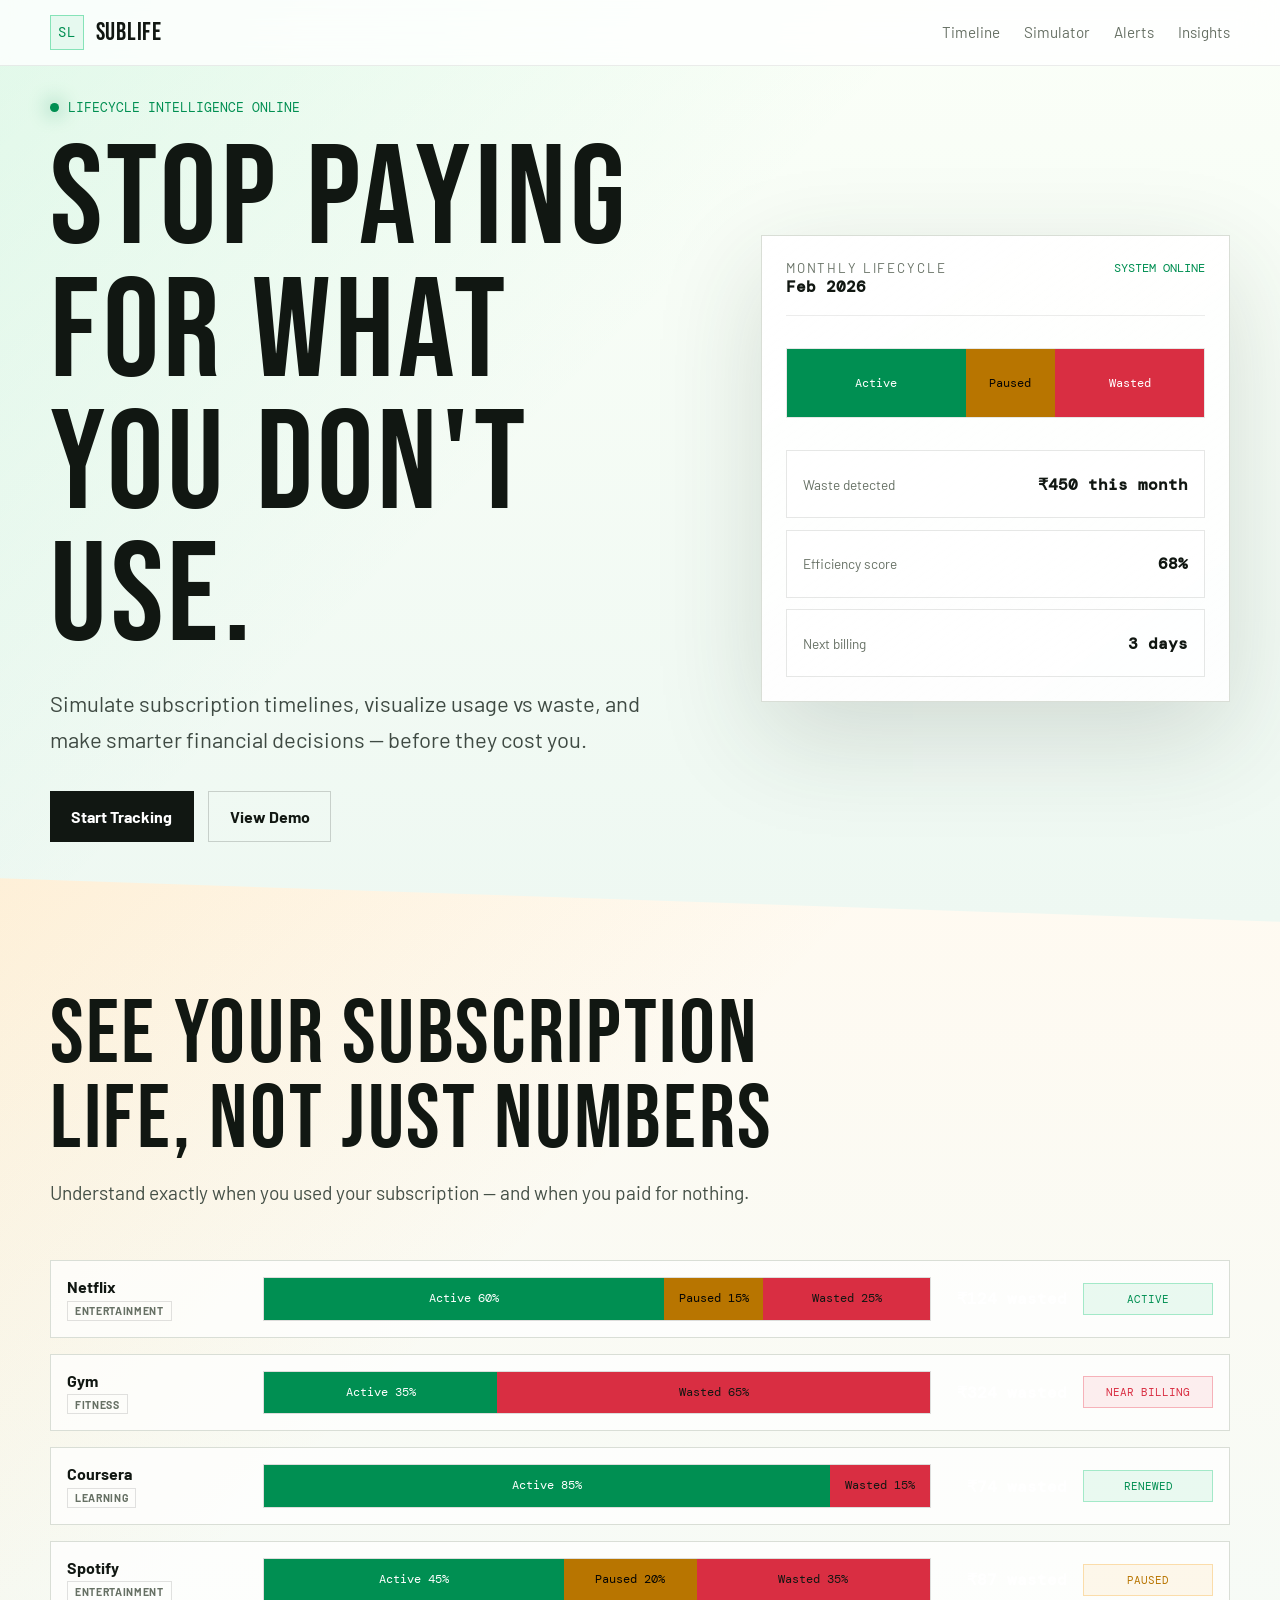
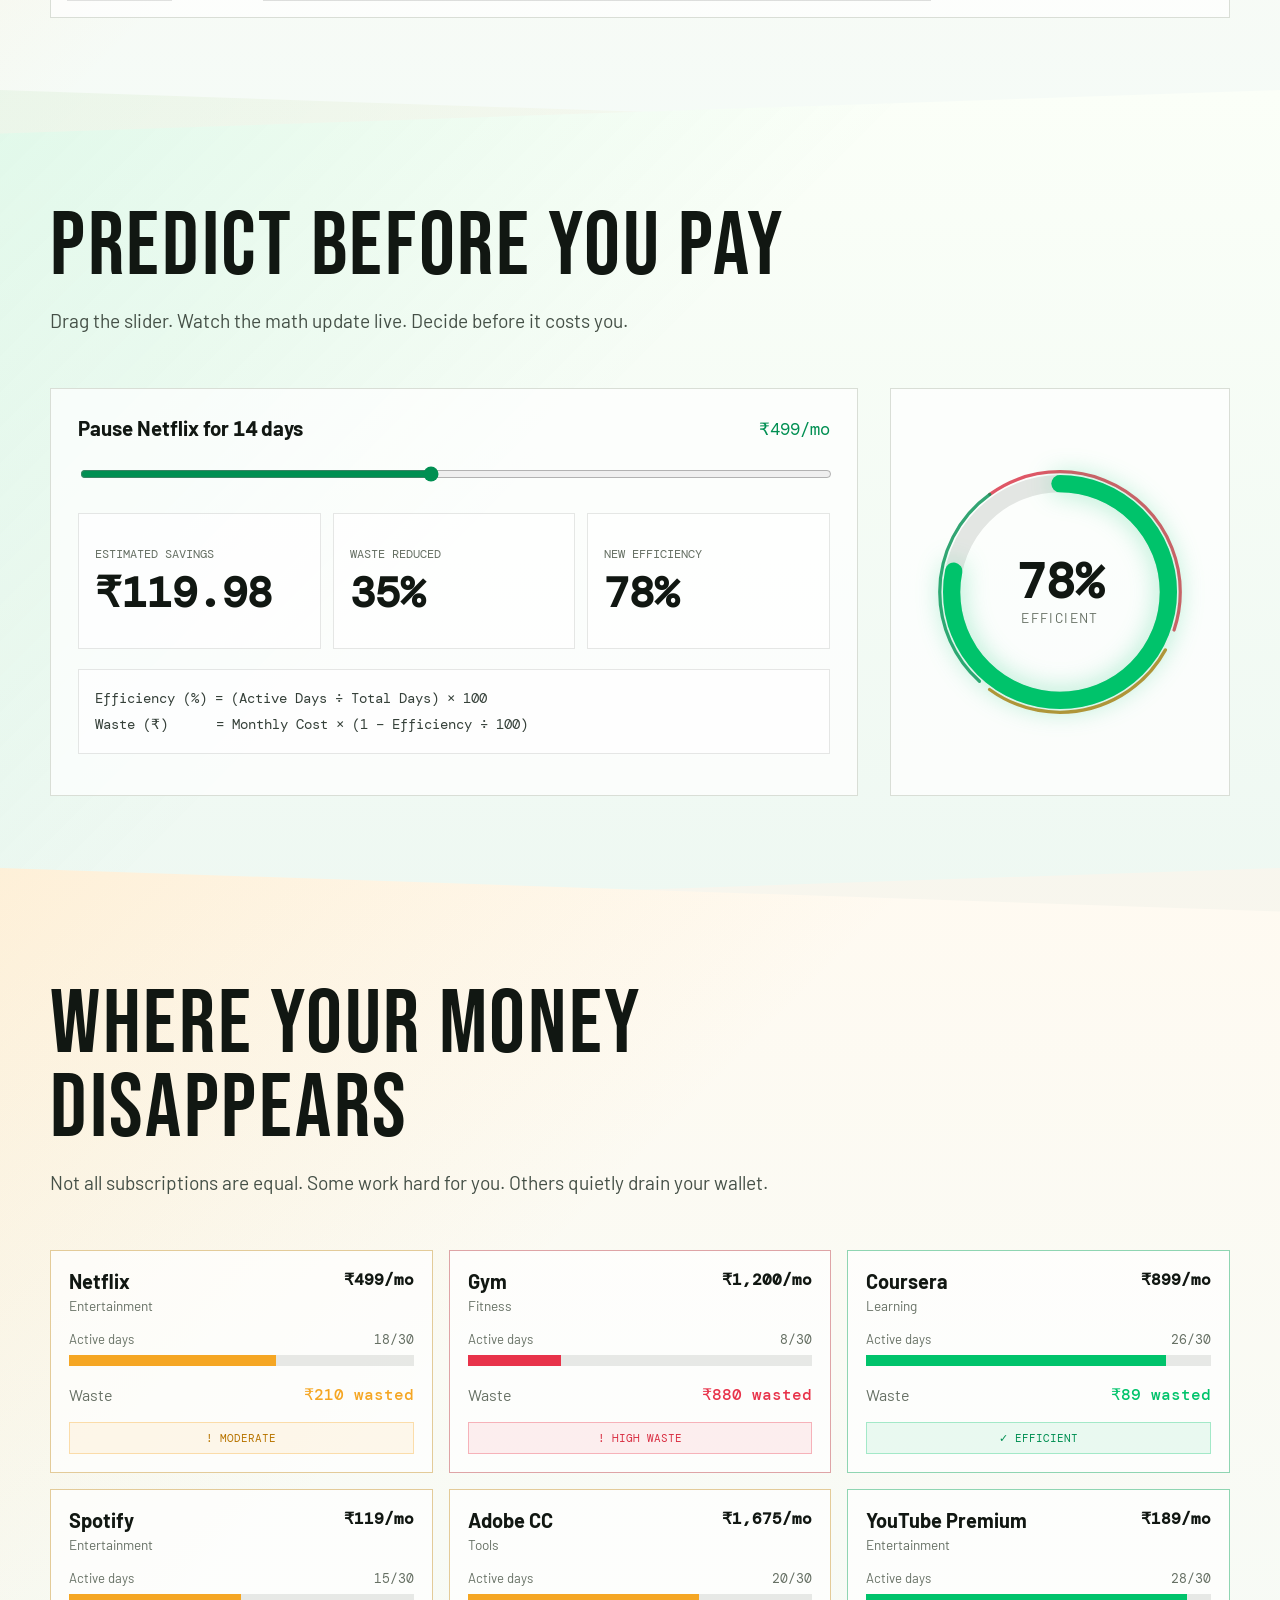
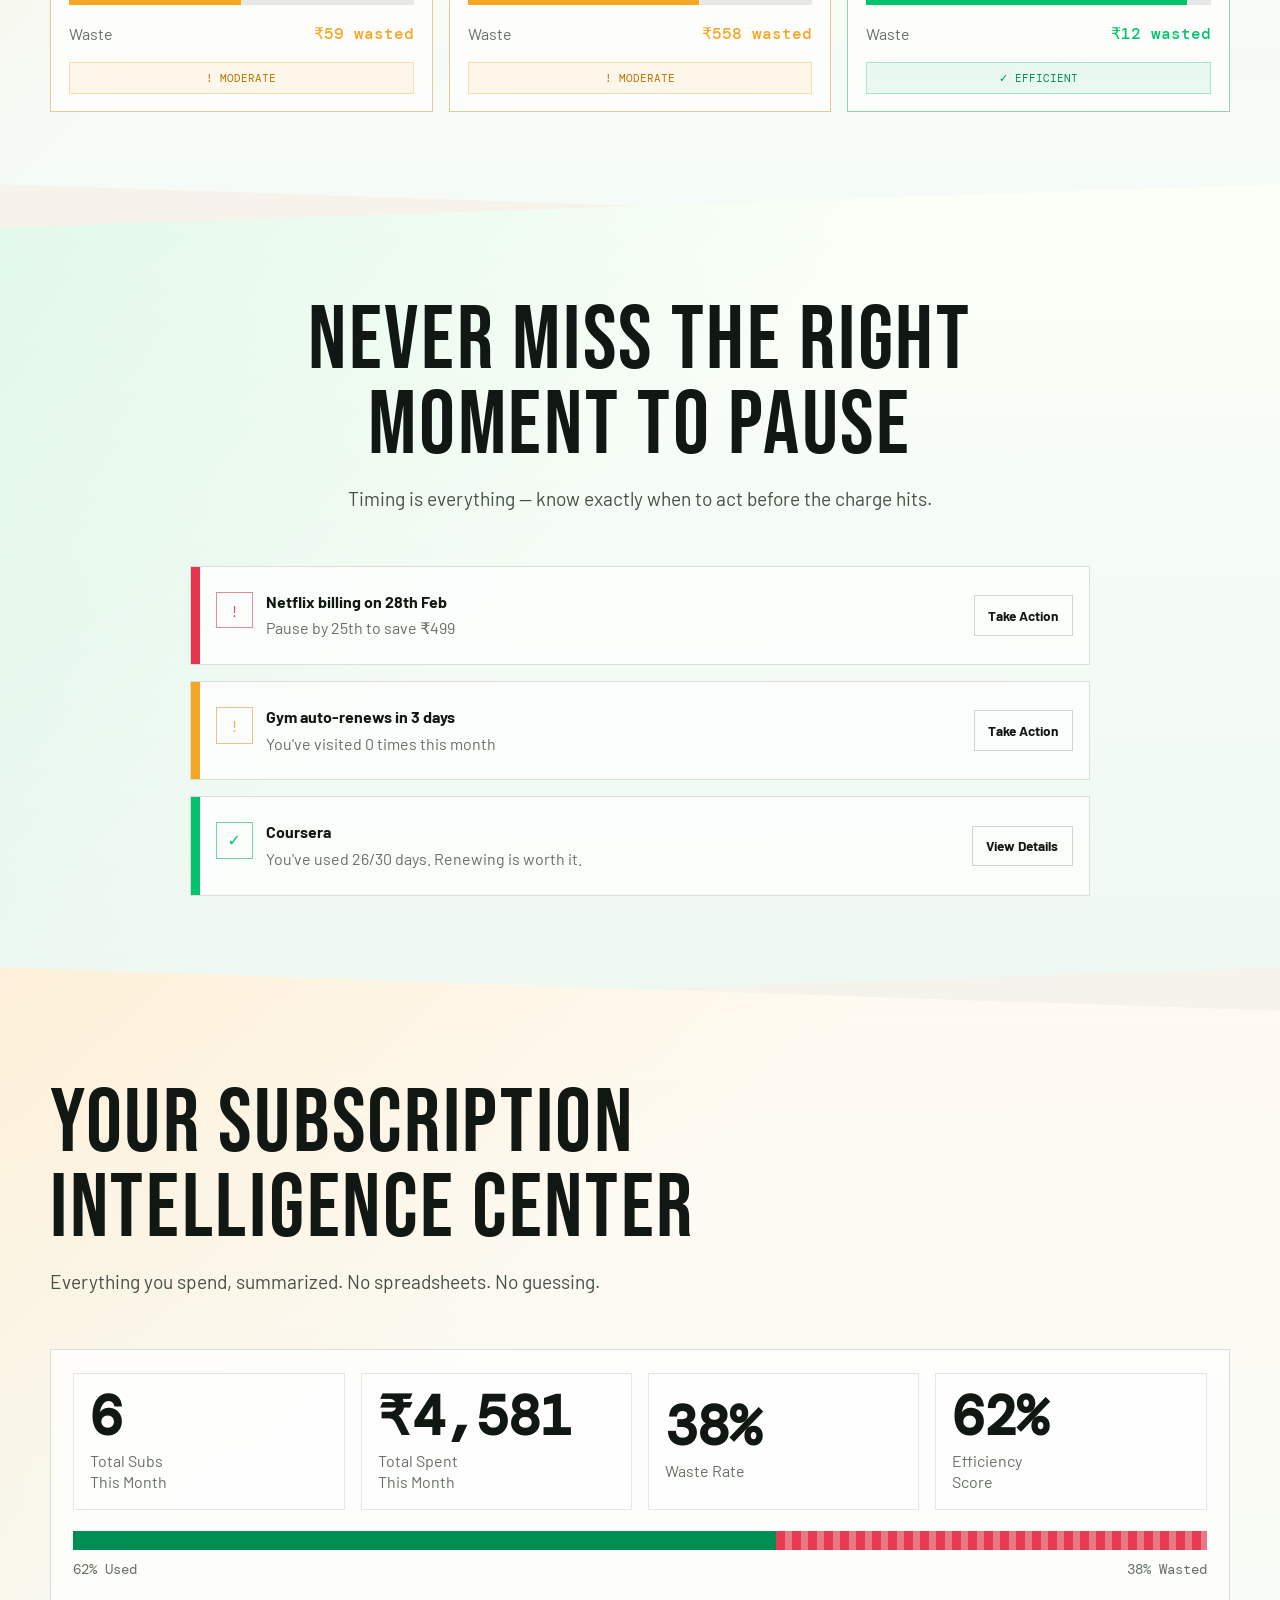
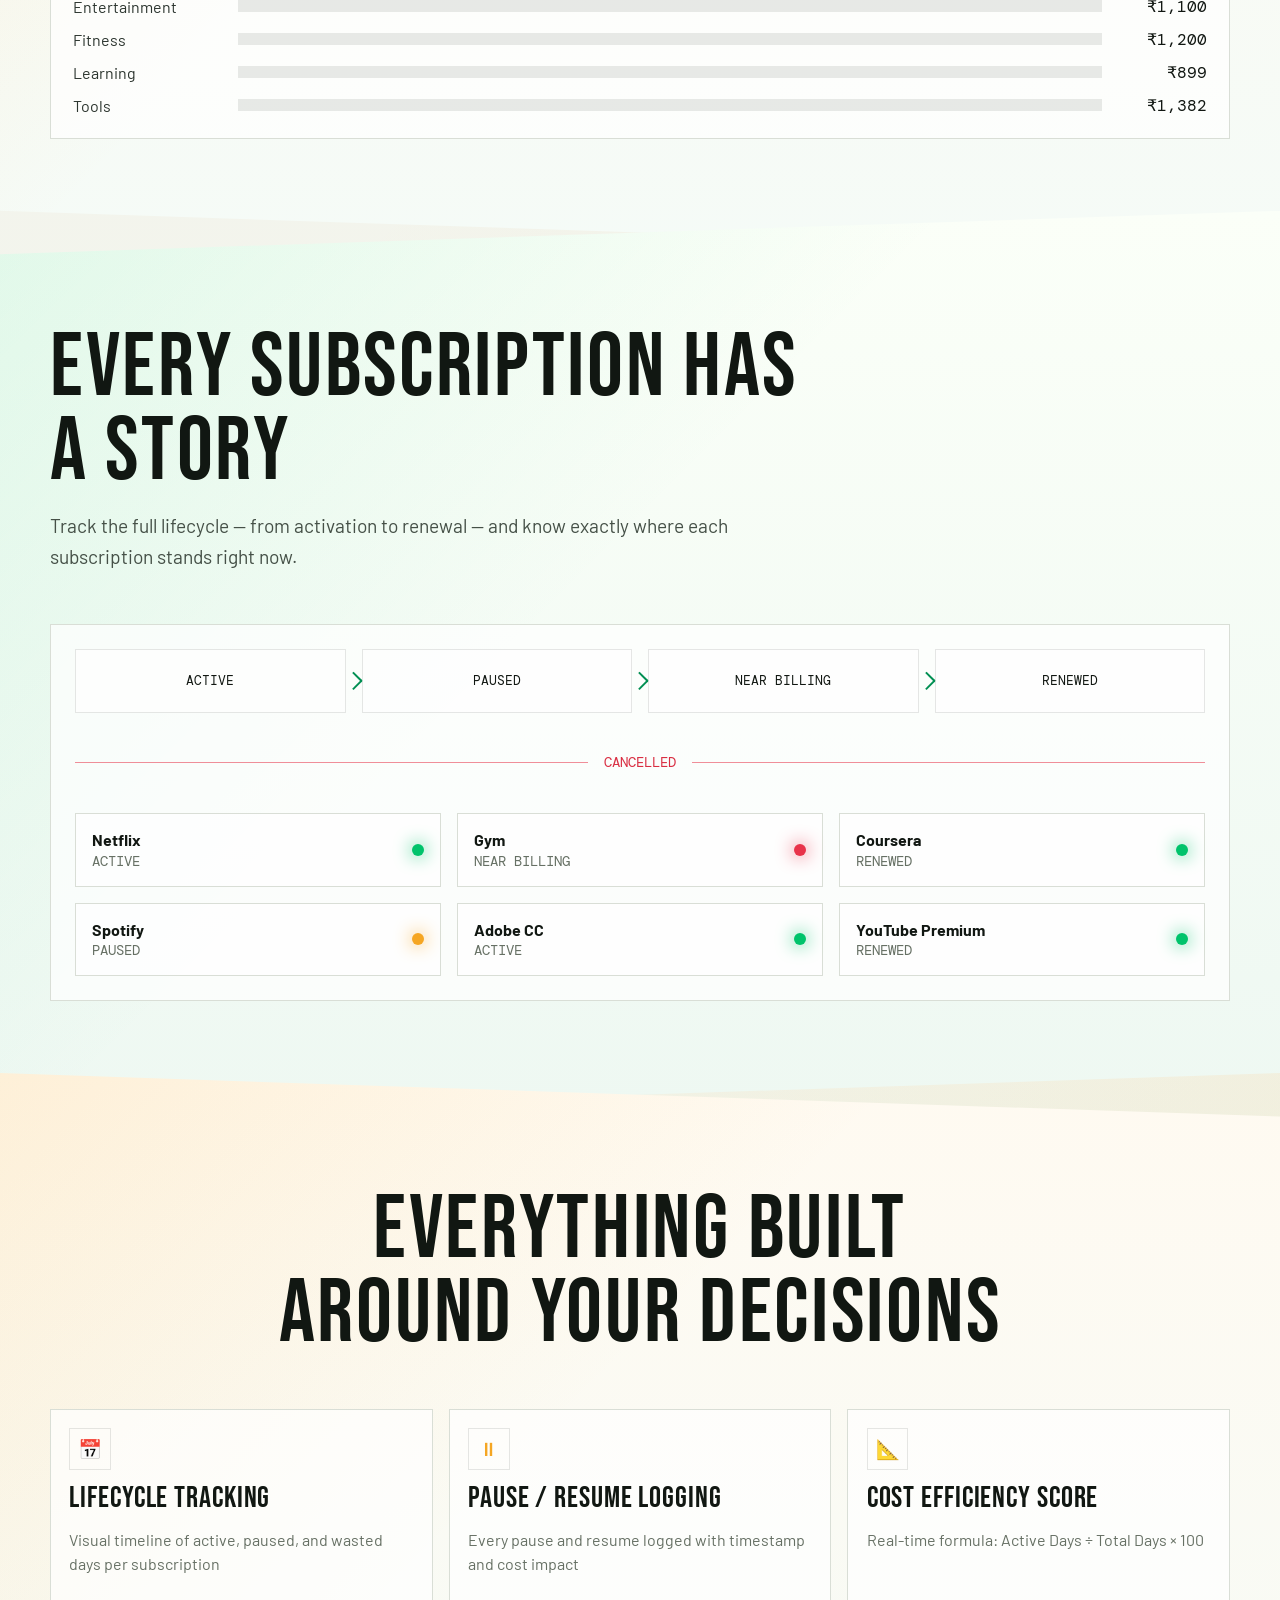
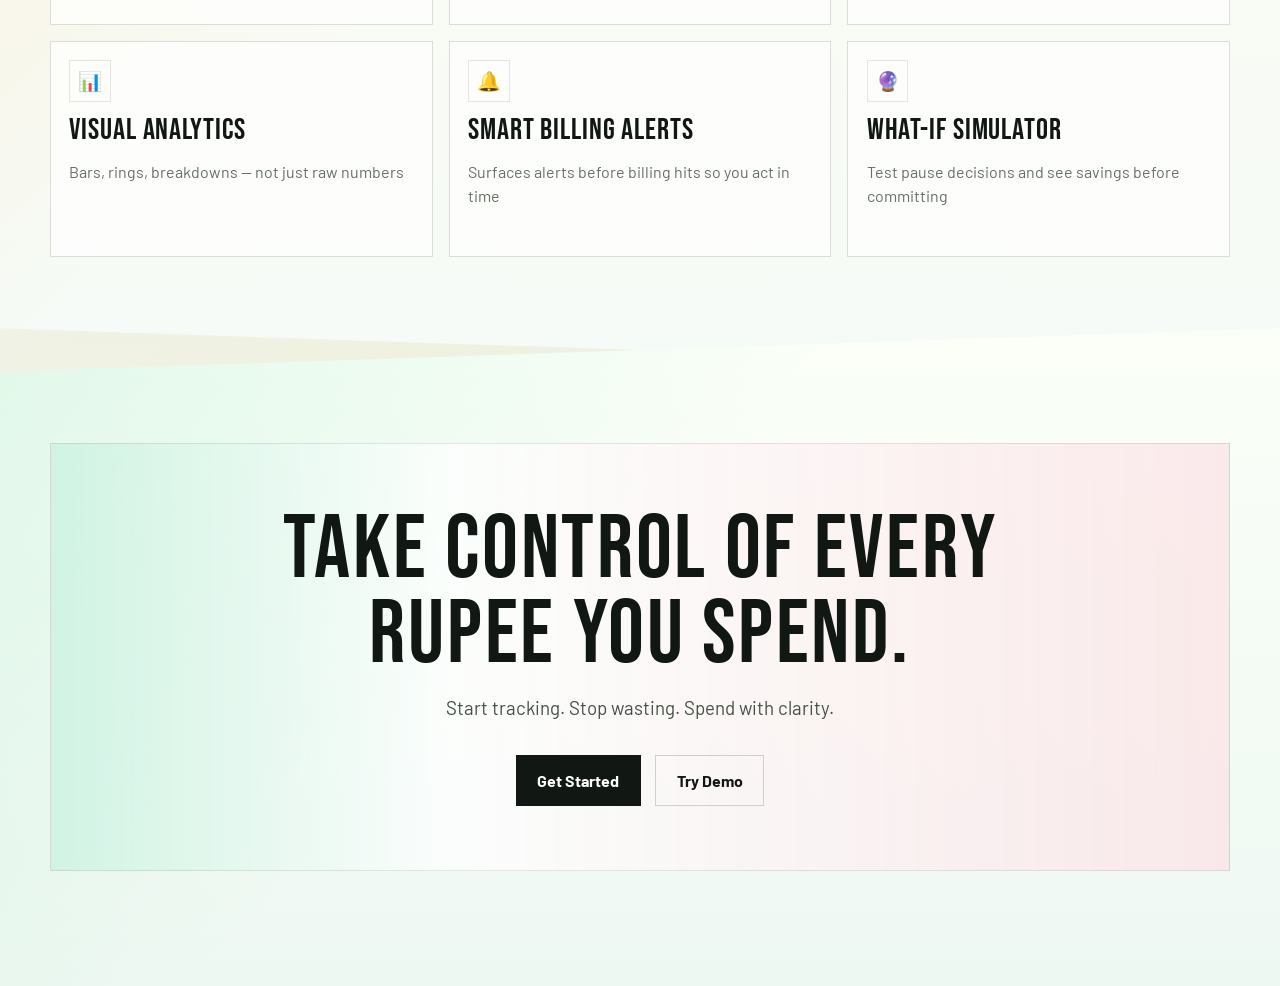
<file: index.html>
<!DOCTYPE html>
<html lang="en">
<head>
  <meta charset="UTF-8">
  <meta name="viewport" content="width=device-width, initial-scale=1.0">
  <title>SubLife | Subscription Lifecycle Simulator</title>
  <link rel="preconnect" href="https://fonts.googleapis.com">
  <link rel="preconnect" href="https://fonts.gstatic.com" crossorigin>
  <link href="https://fonts.googleapis.com/css2?family=Barlow:wght@400;500;600;700&family=Bebas+Neue&family=DM+Mono:wght@400;500&display=swap" rel="stylesheet">
  <style>
    :root {
      --bg: #f8fbf5;
      --panel: rgba(255,255,255,0.72);
      --panel-solid: #ffffff;
      --border: #d9ded6;
      --border-strong: #bec9bf;
      --text: #111712;
      --muted: #667064;
      --green: #008f52;
      --red: #d92e42;
      --yellow: #b87500;
      --section-gap: clamp(4.5rem, 9vw, 8rem);
      --max: 1180px;
    }

    * {
      box-sizing: border-box;
    }

    html {
      scroll-behavior: smooth;
    }

    body {
      margin: 0;
      background:
        linear-gradient(135deg, rgba(0, 195, 107, 0.14), transparent 32%),
        linear-gradient(315deg, rgba(245, 166, 35, 0.14), transparent 38%),
        linear-gradient(180deg, #fbfff8 0%, #f6f2e9 48%, #eef8f2 100%);
      color: var(--text);
      font-family: "Barlow", system-ui, -apple-system, BlinkMacSystemFont, "Segoe UI", sans-serif;
      overflow-x: hidden;
    }

    body.booting {
      overflow: hidden;
    }

    a {
      color: inherit;
      text-decoration: none;
    }

    button,
    input {
      font: inherit;
    }

    .mono,
    .number,
    .stat-value,
    .timeline-value,
    .formula,
    .boot-line,
    .badge,
    .chip {
      font-family: "DM Mono", ui-monospace, SFMono-Regular, Menlo, Consolas, monospace;
    }

    .boot-screen {
      position: fixed;
      inset: 0;
      z-index: 20;
      display: grid;
      place-items: center;
      padding: 1.5rem;
      background:
        linear-gradient(135deg, rgba(0, 195, 107, 0.12), transparent 44%),
        linear-gradient(180deg, #fbfff8 0%, #eef8f2 100%);
      transition: opacity 420ms ease, visibility 420ms ease;
    }

    .boot-screen.is-hidden {
      opacity: 0;
      visibility: hidden;
      pointer-events: none;
    }

    .terminal {
      width: min(680px, 100%);
      min-height: 230px;
      padding: clamp(1.25rem, 4vw, 2rem);
      border: 1px solid var(--border-strong);
      background: linear-gradient(145deg, rgba(255,255,255,0.94), rgba(255,255,255,0.62));
      box-shadow: 0 24px 70px rgba(39, 53, 43, 0.14), inset 0 0 0 1px rgba(255,255,255,0.76);
    }

    .terminal-top {
      display: flex;
      gap: 0.5rem;
      margin-bottom: 1.25rem;
    }

    .terminal-dot {
      width: 0.65rem;
      height: 0.65rem;
      border-radius: 999px;
      background: var(--muted);
    }

    .terminal-dot:nth-child(1) {
      background: var(--red);
    }

    .terminal-dot:nth-child(2) {
      background: var(--yellow);
    }

    .terminal-dot:nth-child(3) {
      background: var(--green);
    }

    .boot-line {
      min-height: 1.8rem;
      margin: 0.32rem 0;
      color: var(--green);
      font-size: clamp(0.9rem, 2.5vw, 1.05rem);
      letter-spacing: 0;
      white-space: pre-wrap;
      text-shadow: 0 0 14px rgba(0, 195, 107, 0.28);
    }

    .boot-line::after {
      content: "";
      display: inline-block;
      width: 0.45rem;
      height: 1em;
      margin-left: 0.16rem;
      translate: 0 0.15rem;
      background: currentColor;
      animation: caret 540ms steps(1) infinite;
    }

    .boot-line.done::after {
      display: none;
    }

    @keyframes caret {
      50% {
        opacity: 0;
      }
    }

    .page-shell {
      opacity: 0;
      transform: translateY(18px);
      transition: opacity 600ms ease, transform 600ms ease;
    }

    body.ready .page-shell {
      opacity: 1;
      transform: translateY(0);
    }

    .site-header {
      position: fixed;
      top: 0;
      left: 0;
      right: 0;
      z-index: 10;
      border-bottom: 1px solid rgba(17, 23, 18, 0.08);
      background: rgba(255, 255, 255, 0.78);
      backdrop-filter: blur(18px);
    }

    .nav {
      display: flex;
      align-items: center;
      justify-content: space-between;
      width: min(var(--max), calc(100% - 2rem));
      margin: 0 auto;
      padding: 0.95rem 0;
    }

    .brand {
      display: flex;
      align-items: center;
      gap: 0.7rem;
      font-family: "Bebas Neue", sans-serif;
      font-size: 1.55rem;
      letter-spacing: 0.03em;
    }

    .brand-mark {
      display: grid;
      place-items: center;
      width: 2.15rem;
      height: 2.15rem;
      border: 1px solid rgba(0, 195, 107, 0.42);
      color: var(--green);
      background: rgba(0, 195, 107, 0.08);
      font-family: "DM Mono", monospace;
      font-size: 0.85rem;
    }

    .nav-links {
      display: flex;
      align-items: center;
      gap: clamp(0.9rem, 2.4vw, 1.5rem);
      color: var(--muted);
      font-size: 0.95rem;
    }

    .nav-links a {
      transition: color 180ms ease;
    }

    .nav-links a:hover {
      color: var(--text);
    }

    .section {
      position: relative;
      padding: var(--section-gap) 0;
      background:
        linear-gradient(135deg, rgba(0, 195, 107, 0.1), transparent 44%),
        linear-gradient(180deg, #fbfff8 0%, #eef8f2 100%);
      clip-path: polygon(0 3.4vw, 100% 0, 100% calc(100% - 3.4vw), 0 100%);
      margin-top: -3.4vw;
    }

    .section:nth-of-type(even) {
      background:
        linear-gradient(135deg, rgba(245, 166, 35, 0.12), transparent 42%),
        linear-gradient(180deg, #fffaf1 0%, #f5fbf7 100%);
      clip-path: polygon(0 0, 100% 3.4vw, 100% 100%, 0 calc(100% - 3.4vw));
    }

    .section:first-of-type {
      clip-path: none;
      margin-top: 0;
    }

    .section.final {
      clip-path: polygon(0 3.4vw, 100% 0, 100% 100%, 0 100%);
    }

    .container {
      width: min(var(--max), calc(100% - 2rem));
      margin: 0 auto;
    }

    .hero {
      min-height: 100vh;
      display: grid;
      align-items: center;
      padding-top: 6rem;
      padding-bottom: 5rem;
      overflow: hidden;
    }

    .hero-grid {
      display: grid;
      grid-template-columns: minmax(0, 1fr) minmax(340px, 0.74fr);
      gap: clamp(2.2rem, 6vw, 5rem);
      align-items: center;
    }

    .eyebrow {
      display: inline-flex;
      align-items: center;
      gap: 0.55rem;
      margin-bottom: 1.2rem;
      color: var(--green);
      font-family: "DM Mono", monospace;
      font-size: 0.8rem;
      text-transform: uppercase;
    }

    .eyebrow::before {
      content: "";
      width: 0.55rem;
      height: 0.55rem;
      border-radius: 50%;
      background: currentColor;
      box-shadow: 0 0 20px currentColor;
    }

    h1,
    h2,
    h3 {
      margin: 0;
      font-family: "Bebas Neue", Impact, sans-serif;
      font-weight: 400;
      line-height: 0.94;
      letter-spacing: 0.03em;
    }

    h1 {
      max-width: 760px;
      font-size: clamp(4.6rem, 11vw, 9.6rem);
      text-transform: uppercase;
    }

    .glitch {
      position: relative;
      display: inline-block;
    }

    body.ready .glitch::before,
    body.ready .glitch::after {
      content: attr(data-text);
      position: absolute;
      inset: 0;
      pointer-events: none;
      opacity: 0;
    }

    body.ready .glitch::before {
      color: var(--green);
      transform: translateX(-3px);
      animation: glitch-left 900ms steps(2, end) 210ms 1;
    }

    body.ready .glitch::after {
      color: var(--red);
      transform: translateX(3px);
      animation: glitch-right 900ms steps(2, end) 210ms 1;
    }

    @keyframes glitch-left {
      0%, 100% {
        clip-path: inset(0 0 100% 0);
        opacity: 0;
      }
      10% {
        clip-path: inset(0 0 72% 0);
        opacity: 0.8;
      }
      25% {
        clip-path: inset(44% 0 35% 0);
        opacity: 0.72;
      }
      43% {
        clip-path: inset(78% 0 7% 0);
        opacity: 0.85;
      }
      64% {
        clip-path: inset(22% 0 53% 0);
        opacity: 0.65;
      }
    }

    @keyframes glitch-right {
      0%, 100% {
        clip-path: inset(100% 0 0 0);
        opacity: 0;
      }
      14% {
        clip-path: inset(70% 0 8% 0);
        opacity: 0.75;
      }
      31% {
        clip-path: inset(8% 0 76% 0);
        opacity: 0.84;
      }
      50% {
        clip-path: inset(41% 0 36% 0);
        opacity: 0.7;
      }
    }

    .hero-copy {
      max-width: 690px;
      margin: 1.35rem 0 0;
      color: #3f4a43;
      font-size: clamp(1.06rem, 2.2vw, 1.38rem);
      line-height: 1.62;
    }

    .actions {
      display: flex;
      flex-wrap: wrap;
      gap: 0.9rem;
      margin-top: 2.1rem;
    }

    .btn {
      display: inline-flex;
      align-items: center;
      justify-content: center;
      min-height: 3.15rem;
      padding: 0.9rem 1.28rem;
      border: 1px solid rgba(17, 23, 18, 0.18);
      background: transparent;
      color: var(--text);
      font-weight: 700;
      cursor: pointer;
      transition: transform 180ms ease, background 180ms ease, border-color 180ms ease;
    }

    .btn:hover {
      transform: translateY(-2px);
      border-color: rgba(17, 23, 18, 0.48);
    }

    .btn.primary {
      background: #111712;
      color: #ffffff;
      border-color: #111712;
    }

    .btn.primary:hover {
      background: #223026;
    }

    .dashboard-preview {
      position: relative;
      min-height: 410px;
      padding: clamp(1.1rem, 3vw, 1.5rem);
      border: 1px solid var(--border);
      background:
        linear-gradient(145deg, rgba(255,255,255,0.92), rgba(255,255,255,0.56)),
        var(--panel);
      box-shadow: 0 34px 100px rgba(39, 53, 43, 0.16);
      transform: rotate(2.2deg);
      transition: transform 260ms ease, border-color 260ms ease;
    }

    .dashboard-preview:hover {
      transform: rotate(0deg) translateY(-4px);
      border-color: rgba(0, 195, 107, 0.5);
    }

    .preview-header {
      display: flex;
      justify-content: space-between;
      gap: 1rem;
      padding-bottom: 1.1rem;
      border-bottom: 1px solid rgba(17, 23, 18, 0.08);
    }

    .preview-title {
      color: var(--muted);
      font-size: 0.83rem;
      text-transform: uppercase;
      letter-spacing: 0.14em;
    }

    .preview-status {
      color: var(--green);
      font-size: 0.76rem;
    }

    .mini-timeline {
      display: grid;
      grid-template-columns: 6fr 3fr 5fr;
      height: 4.4rem;
      margin: 2rem 0;
      overflow: hidden;
      border: 1px solid rgba(17, 23, 18, 0.1);
      background: rgba(255,255,255,0.68);
    }

    .mini-segment {
      display: flex;
      align-items: center;
      justify-content: center;
      padding: 0.55rem;
      color: #050505;
      font-family: "DM Mono", monospace;
      font-size: clamp(0.62rem, 1.4vw, 0.78rem);
      line-height: 1.2;
      text-align: center;
      min-width: 0;
    }

    .mini-segment.active {
      background: var(--green);
      color: #ffffff;
    }

    .mini-segment.paused {
      background: var(--yellow);
    }

    .mini-segment.wasted {
      background: var(--red);
      color: #ffffff;
    }

    .preview-metrics {
      display: grid;
      gap: 0.72rem;
    }

    .metric-chip {
      display: flex;
      align-items: center;
      justify-content: space-between;
      gap: 1rem;
      min-height: 4.25rem;
      padding: 0.9rem 1rem;
      border: 1px solid rgba(17, 23, 18, 0.1);
      background: rgba(255,255,255,0.78);
    }

    .metric-chip span:first-child {
      color: var(--muted);
      font-size: 0.85rem;
    }

    .metric-chip .number {
      color: var(--text);
      text-align: right;
    }

    .section-heading {
      max-width: 780px;
      margin-bottom: clamp(2rem, 5vw, 3.25rem);
    }

    .section-heading.center {
      margin-left: auto;
      margin-right: auto;
      text-align: center;
    }

    h2 {
      font-size: clamp(3.1rem, 7vw, 6.2rem);
      text-transform: uppercase;
    }

    .section-heading p {
      margin: 0.95rem 0 0;
      color: #455047;
      font-size: clamp(1rem, 2vw, 1.2rem);
      line-height: 1.62;
    }

    .timeline-list {
      display: grid;
      gap: 1rem;
    }

    .timeline-row {
      display: grid;
      grid-template-columns: 180px minmax(0, 1fr) 120px 130px;
      align-items: center;
      gap: 1rem;
      padding: 1rem;
      border: 1px solid var(--border);
      background: var(--panel);
      transition: transform 220ms ease, border-color 220ms ease;
    }

    .timeline-row:hover {
      transform: translateY(-4px);
      border-color: rgba(0, 195, 107, 0.4);
    }

    .sub-name {
      display: grid;
      gap: 0.28rem;
      font-weight: 700;
    }

    .tag {
      width: max-content;
      padding: 0.16rem 0.45rem;
      border: 1px solid rgba(17, 23, 18, 0.12);
      color: var(--muted);
      font-size: 0.66rem;
      text-transform: uppercase;
      letter-spacing: 0.06em;
    }

    .timeline-bar {
      display: flex;
      width: 100%;
      min-height: 2.7rem;
      overflow: hidden;
      background: rgba(17, 23, 18, 0.06);
      border: 1px solid rgba(17, 23, 18, 0.08);
    }

    .timeline-segment {
      display: flex;
      align-items: center;
      justify-content: center;
      width: 0;
      min-width: 0;
      overflow: hidden;
      white-space: nowrap;
      color: #050505;
      font-family: "DM Mono", monospace;
      font-size: 0.74rem;
      line-height: 1;
      transition: width 1s cubic-bezier(.18,.8,.2,1);
    }

    .timeline-segment span {
      padding: 0 0.35rem;
      opacity: 0;
      transition: opacity 260ms ease 620ms;
    }

    .timeline-row.in-view .timeline-segment {
      width: var(--w);
    }

    .timeline-row.in-view .timeline-segment span {
      opacity: 1;
    }

    .timeline-segment.active {
      background: var(--green);
      color: #ffffff;
    }

    .timeline-segment.paused {
      background: var(--yellow);
    }

    .timeline-segment.wasted {
      background: var(--red);
      color: var(--text);
    }

    .timeline-value {
      color: #ffffff;
      text-align: right;
    }

    .badge {
      display: inline-flex;
      align-items: center;
      justify-content: center;
      min-height: 2rem;
      padding: 0.38rem 0.54rem;
      border: 1px solid rgba(17, 23, 18, 0.1);
      color: var(--muted);
      font-size: 0.68rem;
      text-align: center;
    }

    .badge.green {
      color: var(--green);
      border-color: rgba(0, 195, 107, 0.3);
      background: rgba(0, 195, 107, 0.08);
    }

    .badge.yellow {
      color: var(--yellow);
      border-color: rgba(245, 166, 35, 0.32);
      background: rgba(245, 166, 35, 0.08);
    }

    .badge.red {
      color: var(--red);
      border-color: rgba(232, 51, 74, 0.32);
      background: rgba(232, 51, 74, 0.08);
    }

    .simulator-grid {
      display: grid;
      grid-template-columns: minmax(0, 1fr) 340px;
      gap: clamp(1.2rem, 4vw, 2rem);
      align-items: stretch;
    }

    .simulator-panel,
    .ring-panel,
    .dashboard-panel,
    .flow-panel {
      border: 1px solid var(--border);
      background: var(--panel);
    }

    .simulator-panel {
      padding: clamp(1.2rem, 3vw, 1.7rem);
    }

    .slider-top {
      display: flex;
      align-items: center;
      justify-content: space-between;
      gap: 1rem;
      margin-bottom: 1.4rem;
    }

    .slider-title {
      font-size: clamp(1.05rem, 2vw, 1.28rem);
      font-weight: 700;
    }

    .slider-days {
      color: var(--green);
      font-size: 1.05rem;
    }

    input[type="range"] {
      width: 100%;
      accent-color: var(--green);
      cursor: pointer;
    }

    .outputs {
      display: grid;
      grid-template-columns: repeat(3, 1fr);
      gap: 0.75rem;
      margin: 1.7rem 0 1.2rem;
    }

    .output-card {
      min-height: 8.5rem;
      display: grid;
      align-content: center;
      gap: 0.58rem;
      padding: 1rem;
      border: 1px solid rgba(17, 23, 18, 0.1);
      background: rgba(255,255,255,0.78);
    }

    .output-card .label {
      color: var(--muted);
      font-size: 0.72rem;
      font-family: "DM Mono", monospace;
      text-transform: uppercase;
      line-height: 1.35;
    }

    .output-card .stat-value {
      color: var(--text);
      font-size: clamp(1.7rem, 4vw, 2.65rem);
      line-height: 1;
      white-space: nowrap;
    }

    .formula {
      margin-top: 1.3rem;
      padding: 1rem;
      color: #354039;
      border: 1px solid rgba(17, 23, 18, 0.1);
      background: rgba(255,255,255,0.72);
      font-size: clamp(0.72rem, 2vw, 0.9rem);
      line-height: 1.75;
      overflow-x: auto;
    }

    .ring-panel {
      display: grid;
      place-items: center;
      padding: 1.2rem;
    }

    .efficiency-ring {
      width: min(260px, 100%);
      aspect-ratio: 1;
      transform: rotate(-90deg);
      overflow: visible;
    }

    .ring-track {
      fill: none;
      stroke: rgba(17, 23, 18, 0.1);
      stroke-width: 16;
    }

    .ring-progress {
      fill: none;
      stroke: var(--green);
      stroke-width: 16;
      stroke-linecap: round;
      stroke-dasharray: 628;
      stroke-dashoffset: 628;
      filter: drop-shadow(0 0 12px rgba(0, 195, 107, 0.34));
      transition: stroke-dashoffset 220ms ease, stroke 220ms ease;
    }

    .ring-zone {
      fill: none;
      stroke-width: 3;
      stroke-linecap: round;
      opacity: 0.8;
    }

    .ring-zone.red {
      stroke: var(--red);
      stroke-dasharray: 210 418;
      stroke-dashoffset: 0;
    }

    .ring-zone.yellow {
      stroke: var(--yellow);
      stroke-dasharray: 188 440;
      stroke-dashoffset: -230;
    }

    .ring-zone.green {
      stroke: var(--green);
      stroke-dasharray: 198 430;
      stroke-dashoffset: -430;
    }

    .ring-label {
      position: absolute;
      display: grid;
      place-items: center;
      text-align: center;
      gap: 0.2rem;
    }

    .ring-wrap {
      position: relative;
      display: grid;
      place-items: center;
      width: 100%;
    }

    .ring-label .number {
      font-size: clamp(2rem, 6vw, 3rem);
      color: var(--text);
      line-height: 1;
    }

    .ring-label span:last-child {
      color: var(--muted);
      font-size: 0.86rem;
      text-transform: uppercase;
      letter-spacing: 0.1em;
    }

    .cards-grid {
      display: grid;
      grid-template-columns: repeat(3, minmax(0, 1fr));
      gap: 1rem;
    }

    .waste-card,
    .feature-card,
    .state-card {
      border: 1px solid var(--border);
      background: var(--panel);
      transition: transform 220ms ease, border-color 220ms ease, background 220ms ease;
    }

    .waste-card {
      display: grid;
      gap: 1.1rem;
      padding: 1.12rem;
      border-color: color-mix(in srgb, var(--heat) 34%, var(--border));
    }

    .waste-card:hover,
    .feature-card:hover,
    .state-card:hover,
    .alert-card:hover,
    .stat-card:hover {
      transform: translateY(-4px);
      border-color: var(--heat, rgba(17, 23, 18, 0.38));
      background: rgba(255,255,255,0.92);
    }

    .card-top {
      display: flex;
      justify-content: space-between;
      gap: 1rem;
      align-items: flex-start;
    }

    .card-title {
      font-size: 1.25rem;
      font-weight: 700;
    }

    .card-meta {
      margin-top: 0.24rem;
      color: var(--muted);
      font-size: 0.85rem;
    }

    .cost {
      color: var(--text);
      font-family: "DM Mono", monospace;
      text-align: right;
      white-space: nowrap;
    }

    .mini-active {
      display: grid;
      gap: 0.42rem;
    }

    .mini-active-label {
      display: flex;
      justify-content: space-between;
      color: var(--muted);
      font-size: 0.82rem;
    }

    .mini-active-track {
      height: 0.7rem;
      background: rgba(17, 23, 18, 0.09);
      overflow: hidden;
    }

    .mini-active-fill {
      height: 100%;
      width: var(--eff);
      background: var(--heat);
    }

    .waste-line {
      display: flex;
      justify-content: space-between;
      align-items: center;
      gap: 1rem;
      color: var(--muted);
    }

    .waste-line strong {
      color: var(--heat);
      font-family: "DM Mono", monospace;
      font-weight: 500;
      text-align: right;
    }

    .alerts {
      display: grid;
      gap: 1rem;
      max-width: 900px;
      margin: 0 auto;
    }

    .alert-card {
      display: grid;
      grid-template-columns: 0.55rem minmax(0, 1fr) auto;
      gap: 1rem;
      align-items: center;
      min-height: 6.2rem;
      border: 1px solid var(--border);
      background: var(--panel);
      transition: transform 220ms ease, border-color 220ms ease;
      opacity: 0;
      transform: translateY(18px);
    }

    .alert-card.in-view {
      opacity: 1;
      transform: translateY(0);
      transition-delay: var(--delay);
    }

    .alert-strip {
      height: 100%;
      background: var(--heat);
    }

    .alert-main {
      display: flex;
      align-items: flex-start;
      gap: 0.85rem;
      padding: 1rem 0;
      min-width: 0;
    }

    .alert-icon {
      display: grid;
      place-items: center;
      width: 2.3rem;
      height: 2.3rem;
      border: 1px solid color-mix(in srgb, var(--heat) 48%, rgba(17, 23, 18, 0.12));
      color: var(--heat);
      font-size: 1rem;
      flex: 0 0 auto;
    }

    .alert-title {
      font-weight: 700;
      line-height: 1.25;
    }

    .alert-desc {
      margin-top: 0.3rem;
      color: var(--muted);
      line-height: 1.45;
    }

    .alert-card .btn {
      min-height: 2.55rem;
      margin-right: 1rem;
      padding: 0.62rem 0.86rem;
      font-size: 0.85rem;
      white-space: nowrap;
    }

    .dashboard-panel {
      padding: clamp(1rem, 3vw, 1.4rem);
    }

    .stats-grid {
      display: grid;
      grid-template-columns: repeat(4, minmax(0, 1fr));
      gap: 1rem;
      margin-bottom: 1.3rem;
    }

    .stat-card {
      min-height: 8.2rem;
      display: grid;
      align-content: center;
      gap: 0.35rem;
      padding: 1rem;
      border: 1px solid rgba(17, 23, 18, 0.1);
      background: rgba(255,255,255,0.72);
      transition: transform 220ms ease, border-color 220ms ease;
    }

    .stat-card .stat-value {
      font-size: clamp(2rem, 5vw, 3.4rem);
      line-height: 1;
    }

    .stat-card .label {
      color: var(--muted);
      line-height: 1.35;
    }

    .breakdown {
      display: grid;
      gap: 1.1rem;
      margin-top: 1rem;
    }

    .monthly-bar {
      display: grid;
      gap: 0.65rem;
    }

    .big-track {
      display: grid;
      grid-template-columns: 62fr 38fr;
      height: 1.2rem;
      background: rgba(17, 23, 18, 0.09);
      overflow: hidden;
    }

    .big-track span:first-child {
      background: var(--green);
    }

    .big-track span:last-child {
      background: repeating-linear-gradient(90deg, rgba(232, 51, 74, 0.96) 0 9px, rgba(232, 51, 74, 0.62) 9px 16px);
    }

    .monthly-label {
      display: flex;
      justify-content: space-between;
      gap: 1rem;
      color: var(--muted);
      font-family: "DM Mono", monospace;
      font-size: 0.86rem;
    }

    .category-list {
      display: grid;
      gap: 0.75rem;
    }

    .category-row {
      display: grid;
      grid-template-columns: 150px minmax(0, 1fr) 90px;
      align-items: center;
      gap: 0.9rem;
    }

    .category-row span:first-child {
      color: #2c352f;
    }

    .category-track {
      height: 0.78rem;
      background: rgba(17, 23, 18, 0.09);
      overflow: hidden;
    }

    .category-fill {
      height: 100%;
      width: var(--w);
      background: var(--heat);
    }

    .category-value {
      text-align: right;
      font-family: "DM Mono", monospace;
      color: var(--text);
    }

    .flow-panel {
      padding: clamp(1rem, 3vw, 1.5rem);
      overflow: hidden;
    }

    .state-flow {
      display: grid;
      grid-template-columns: repeat(4, minmax(0, 1fr));
      gap: 1rem;
      align-items: center;
      position: relative;
      margin-bottom: 1.3rem;
    }

    .flow-node {
      position: relative;
      display: grid;
      place-items: center;
      min-height: 4rem;
      border: 1px solid rgba(17, 23, 18, 0.1);
      color: var(--text);
      background: rgba(255,255,255,0.68);
      font-family: "DM Mono", monospace;
      font-size: 0.8rem;
      text-align: center;
      z-index: 1;
    }

    .flow-node:not(:last-child)::after {
      content: "";
      position: absolute;
      left: calc(100% + 0.15rem);
      top: 50%;
      width: 0.7rem;
      height: 0.7rem;
      border-top: 2px solid var(--green);
      border-right: 2px solid var(--green);
      transform: translateY(-50%) rotate(45deg);
    }

    .cancel-path {
      display: flex;
      align-items: center;
      justify-content: center;
      gap: 1rem;
      min-height: 3.6rem;
      margin: 0.25rem 0 1.35rem;
      color: var(--red);
      font-family: "DM Mono", monospace;
      font-size: 0.85rem;
    }

    .cancel-path::before,
    .cancel-path::after {
      content: "";
      height: 1px;
      flex: 1;
      background: rgba(232, 51, 74, 0.55);
    }

    .state-grid {
      display: grid;
      grid-template-columns: repeat(3, minmax(0, 1fr));
      gap: 1rem;
    }

    .state-card {
      display: flex;
      align-items: center;
      justify-content: space-between;
      gap: 1rem;
      padding: 1rem;
    }

    .state-dot {
      width: 0.75rem;
      height: 0.75rem;
      border-radius: 50%;
      background: var(--heat);
      box-shadow: 0 0 18px var(--heat);
      flex: 0 0 auto;
    }

    .feature-card {
      min-height: 13.5rem;
      display: grid;
      align-content: start;
      gap: 0.9rem;
      padding: 1.15rem;
    }

    .feature-icon {
      display: grid;
      place-items: center;
      width: 2.6rem;
      height: 2.6rem;
      border: 1px solid rgba(17, 23, 18, 0.1);
      color: var(--heat);
      font-size: 1.2rem;
    }

    .feature-card h3 {
      font-size: 1.85rem;
      line-height: 1;
    }

    .feature-card p {
      margin: 0;
      color: var(--muted);
      line-height: 1.52;
    }

    .final-cta {
      display: grid;
      justify-items: center;
      text-align: center;
      padding: clamp(2.5rem, 6vw, 4rem) 1rem;
      border: 1px solid rgba(17, 23, 18, 0.1);
      background:
        linear-gradient(90deg, rgba(0,195,107,0.16), transparent 34%, rgba(232,51,74,0.1)),
        rgba(255,255,255,0.74);
    }

    .final-cta h2 {
      max-width: 850px;
    }

    .final-cta p {
      max-width: 540px;
      margin: 1rem 0 0;
      color: #455047;
      font-size: 1.17rem;
      line-height: 1.55;
    }

    .reveal {
      opacity: 0;
      transform: translateY(24px);
      transition: opacity 650ms ease, transform 650ms ease;
    }

    .reveal.in-view {
      opacity: 1;
      transform: translateY(0);
    }

    @media (max-width: 980px) {
      .nav-links {
        display: none;
      }

      .hero-grid,
      .simulator-grid {
        grid-template-columns: 1fr;
      }

      .dashboard-preview {
        max-width: 580px;
        transform: none;
      }

      .timeline-row {
        grid-template-columns: 1fr;
        gap: 0.75rem;
      }

      .timeline-value {
        text-align: left;
      }

      .badge {
        justify-content: flex-start;
        width: max-content;
      }

      .cards-grid,
      .state-grid {
        grid-template-columns: repeat(2, minmax(0, 1fr));
      }

      .stats-grid {
        grid-template-columns: repeat(2, minmax(0, 1fr));
      }
    }

    @media (max-width: 680px) {
      :root {
        --section-gap: 4.2rem;
      }

      body {
        background:
          linear-gradient(145deg, rgba(0, 195, 107, 0.12), transparent 36%),
          linear-gradient(180deg, #fbfff8 0%, #f6f2e9 48%, #eef8f2 100%);
      }

      .section,
      .section:nth-of-type(even),
      .section.final {
        clip-path: polygon(0 1.3rem, 100% 0, 100% calc(100% - 1.3rem), 0 100%);
        margin-top: -1.3rem;
      }

      .hero {
        min-height: auto;
      }

      h1 {
        font-size: clamp(4rem, 21vw, 5.8rem);
      }

      .actions,
      .slider-top,
      .monthly-label {
        align-items: stretch;
        flex-direction: column;
      }

      .btn {
        width: 100%;
      }

      .outputs,
      .cards-grid,
      .state-grid,
      .stats-grid {
        grid-template-columns: 1fr;
      }

      .alert-card {
        grid-template-columns: 0.42rem 1fr;
      }

      .alert-card .btn {
        grid-column: 2;
        width: calc(100% - 1rem);
        margin: 0 1rem 1rem 0;
      }

      .alert-main {
        padding-bottom: 0;
      }

      .category-row {
        grid-template-columns: 1fr;
        gap: 0.38rem;
      }

      .category-value {
        text-align: left;
      }

      .state-flow {
        grid-template-columns: 1fr;
      }

      .flow-node:not(:last-child)::after {
        left: 50%;
        top: calc(100% + 0.15rem);
        transform: translateX(-50%) rotate(135deg);
      }

      .terminal {
        min-height: 250px;
      }
    }

    @media (prefers-reduced-motion: reduce) {
      *,
      *::before,
      *::after {
        animation-duration: 1ms !important;
        animation-iteration-count: 1 !important;
        scroll-behavior: auto !important;
        transition-duration: 1ms !important;
      }
    }
  </style>
</head>
<body class="booting">
  <div class="boot-screen" id="bootScreen" aria-live="polite" aria-label="System boot sequence">
    <div class="terminal">
      <div class="terminal-top" aria-hidden="true">
        <span class="terminal-dot"></span>
        <span class="terminal-dot"></span>
        <span class="terminal-dot"></span>
      </div>
      <p class="boot-line" id="bootLine0"></p>
      <p class="boot-line" id="bootLine1"></p>
      <p class="boot-line" id="bootLine2"></p>
      <p class="boot-line" id="bootLine3"></p>
    </div>
  </div>

  <div class="page-shell">
    <header class="site-header">
      <nav class="nav" aria-label="Primary navigation">
        <a class="brand" href="#top" aria-label="SubLife home">
          <span class="brand-mark">SL</span>
          <span>SubLife</span>
        </a>
        <div class="nav-links">
          <a href="#timeline">Timeline</a>
          <a href="#simulator">Simulator</a>
          <a href="#alerts">Alerts</a>
          <a href="#dashboard">Insights</a>
        </div>
      </nav>
    </header>

    <main id="top">
      <section class="hero section">
        <div class="container hero-grid">
          <div>
            <span class="eyebrow">Lifecycle intelligence online</span>
            <h1>
              <span class="glitch" data-text="Stop Paying for What You Don't Use.">Stop Paying for What You Don't Use.</span>
            </h1>
            <p class="hero-copy">Simulate subscription timelines, visualize usage vs waste, and make smarter financial decisions — before they cost you.</p>
            <div class="actions">
              <a class="btn primary" href="#simulator">Start Tracking</a>
              <a class="btn" href="#timeline">View Demo</a>
            </div>
          </div>

          <aside class="dashboard-preview reveal" aria-label="Subscription dashboard preview">
            <div class="preview-header">
              <div>
                <div class="preview-title">Monthly lifecycle</div>
                <strong class="mono">Feb 2026</strong>
              </div>
              <div class="preview-status mono">SYSTEM ONLINE</div>
            </div>

            <div class="mini-timeline" aria-label="Mini timeline showing active, paused and wasted periods">
              <span class="mini-segment active">Active</span>
              <span class="mini-segment paused">Paused</span>
              <span class="mini-segment wasted">Wasted</span>
            </div>

            <div class="preview-metrics">
              <div class="metric-chip">
                <span>Waste detected</span>
                <strong class="number">₹450 this month</strong>
              </div>
              <div class="metric-chip">
                <span>Efficiency score</span>
                <strong class="number">68%</strong>
              </div>
              <div class="metric-chip">
                <span>Next billing</span>
                <strong class="number">3 days</strong>
              </div>
            </div>
          </aside>
        </div>
      </section>

      <section class="section" id="timeline">
        <div class="container">
          <div class="section-heading reveal">
            <h2>See Your Subscription Life, Not Just Numbers</h2>
            <p>Understand exactly when you used your subscription — and when you paid for nothing.</p>
          </div>
          <div class="timeline-list" id="timelineList"></div>
        </div>
      </section>

      <section class="section" id="simulator">
        <div class="container">
          <div class="section-heading reveal">
            <h2>Predict Before You Pay</h2>
            <p>Drag the slider. Watch the math update live. Decide before it costs you.</p>
          </div>

          <div class="simulator-grid">
            <div class="simulator-panel reveal">
              <div class="slider-top">
                <div class="slider-title">Pause Netflix for <span class="mono" id="pauseDaysText">14</span> days</div>
                <div class="slider-days mono">₹499/mo</div>
              </div>
              <input id="pauseSlider" type="range" min="0" max="30" value="14" aria-label="Pause Netflix days">

              <div class="outputs" aria-live="polite">
                <div class="output-card">
                  <span class="label">Estimated Savings</span>
                  <strong class="stat-value" id="savingsValue">₹120.00</strong>
                </div>
                <div class="output-card">
                  <span class="label">Waste Reduced</span>
                  <strong class="stat-value" id="reducedValue">35%</strong>
                </div>
                <div class="output-card">
                  <span class="label">New Efficiency</span>
                  <strong class="stat-value" id="efficiencyValue">78%</strong>
                </div>
              </div>

              <pre class="formula">Efficiency (%) = (Active Days ÷ Total Days) × 100
Waste (₹)      = Monthly Cost × (1 − Efficiency ÷ 100)</pre>
            </div>

            <div class="ring-panel reveal">
              <div class="ring-wrap">
                <svg class="efficiency-ring" viewBox="0 0 240 240" aria-hidden="true">
                  <circle class="ring-track" cx="120" cy="120" r="100"></circle>
                  <circle class="ring-zone red" cx="120" cy="120" r="111"></circle>
                  <circle class="ring-zone yellow" cx="120" cy="120" r="111"></circle>
                  <circle class="ring-zone green" cx="120" cy="120" r="111"></circle>
                  <circle class="ring-progress" id="ringProgress" cx="120" cy="120" r="100"></circle>
                </svg>
                <div class="ring-label">
                  <strong class="number" id="ringLabel">78%</strong>
                  <span>Efficient</span>
                </div>
              </div>
            </div>
          </div>
        </div>
      </section>

      <section class="section" id="waste">
        <div class="container">
          <div class="section-heading reveal">
            <h2>Where Your Money Disappears</h2>
            <p>Not all subscriptions are equal. Some work hard for you. Others quietly drain your wallet.</p>
          </div>
          <div class="cards-grid" id="wasteCards"></div>
        </div>
      </section>

      <section class="section" id="alerts">
        <div class="container">
          <div class="section-heading center reveal">
            <h2>Never Miss the Right Moment to Pause</h2>
            <p>Timing is everything — know exactly when to act before the charge hits.</p>
          </div>
          <div class="alerts" id="alertCards"></div>
        </div>
      </section>

      <section class="section" id="dashboard">
        <div class="container">
          <div class="section-heading reveal">
            <h2>Your Subscription Intelligence Center</h2>
            <p>Everything you spend, summarized. No spreadsheets. No guessing.</p>
          </div>
          <div class="dashboard-panel reveal">
            <div class="stats-grid">
              <div class="stat-card" style="--heat: var(--green)">
                <strong class="stat-value">6</strong>
                <span class="label">Total Subs<br>This Month</span>
              </div>
              <div class="stat-card" style="--heat: var(--yellow)">
                <strong class="stat-value">₹4,581</strong>
                <span class="label">Total Spent<br>This Month</span>
              </div>
              <div class="stat-card" style="--heat: var(--red)">
                <strong class="stat-value">38%</strong>
                <span class="label">Waste Rate</span>
              </div>
              <div class="stat-card" style="--heat: var(--green)">
                <strong class="stat-value">62%</strong>
                <span class="label">Efficiency<br>Score</span>
              </div>
            </div>

            <div class="breakdown">
              <div class="monthly-bar">
                <div class="big-track" aria-label="62 percent used and 38 percent wasted">
                  <span></span>
                  <span></span>
                </div>
                <div class="monthly-label">
                  <span>62% Used</span>
                  <span>38% Wasted</span>
                </div>
              </div>
              <div class="category-list" id="categoryList"></div>
            </div>
          </div>
        </div>
      </section>

      <section class="section" id="states">
        <div class="container">
          <div class="section-heading reveal">
            <h2>Every Subscription Has a Story</h2>
            <p>Track the full lifecycle — from activation to renewal — and know exactly where each subscription stands right now.</p>
          </div>
          <div class="flow-panel reveal">
            <div class="state-flow" aria-label="Subscription lifecycle state flow">
              <div class="flow-node">ACTIVE</div>
              <div class="flow-node">PAUSED</div>
              <div class="flow-node">NEAR BILLING</div>
              <div class="flow-node">RENEWED</div>
            </div>
            <div class="cancel-path">CANCELLED</div>
            <div class="state-grid" id="stateCards"></div>
          </div>
        </div>
      </section>

      <section class="section" id="features">
        <div class="container">
          <div class="section-heading center reveal">
            <h2>Everything Built Around Your Decisions</h2>
          </div>
          <div class="cards-grid" id="featureCards"></div>
        </div>
      </section>

      <section class="section final" id="cta">
        <div class="container">
          <div class="final-cta reveal">
            <h2>Take Control of Every Rupee You Spend.</h2>
            <p>Start tracking. Stop wasting. Spend with clarity.</p>
            <div class="actions">
              <a class="btn primary" href="#simulator">Get Started</a>
              <a class="btn" href="#timeline">Try Demo</a>
            </div>
          </div>
        </div>
      </section>
    </main>
  </div>

  <script>
    const colors = {
      green: "#00c36b",
      red: "#e8334a",
      yellow: "#f5a623"
    };

    const heatForEfficiency = (efficiency) => {
      if (efficiency >= 70) return { label: "EFFICIENT", color: colors.green, tone: "green", icon: "✓" };
      if (efficiency >= 40) return { label: "MODERATE", color: colors.yellow, tone: "yellow", icon: "!" };
      return { label: "HIGH WASTE", color: colors.red, tone: "red", icon: "!" };
    };

    const timelines = [
      {
        name: "Netflix",
        category: "Entertainment",
        waste: "₹124 wasted",
        state: "ACTIVE",
        tone: "green",
        segments: [
          { type: "active", label: "Active 60%", width: 60 },
          { type: "paused", label: "Paused 15%", width: 15 },
          { type: "wasted", label: "Wasted 25%", width: 25 }
        ]
      },
      {
        name: "Gym",
        category: "Fitness",
        waste: "₹324 wasted",
        state: "NEAR BILLING",
        tone: "red",
        segments: [
          { type: "active", label: "Active 35%", width: 35 },
          { type: "wasted", label: "Wasted 65%", width: 65 }
        ]
      },
      {
        name: "Coursera",
        category: "Learning",
        waste: "₹74 wasted",
        state: "RENEWED",
        tone: "green",
        segments: [
          { type: "active", label: "Active 85%", width: 85 },
          { type: "wasted", label: "Wasted 15%", width: 15 }
        ]
      },
      {
        name: "Spotify",
        category: "Entertainment",
        waste: "₹87 wasted",
        state: "PAUSED",
        tone: "yellow",
        segments: [
          { type: "active", label: "Active 45%", width: 45 },
          { type: "paused", label: "Paused 20%", width: 20 },
          { type: "wasted", label: "Wasted 35%", width: 35 }
        ]
      }
    ];

    const subscriptions = [
      { name: "Netflix", category: "Entertainment", cost: "₹499/mo", active: 18, total: 30, wasted: "₹210 wasted" },
      { name: "Gym", category: "Fitness", cost: "₹1,200/mo", active: 8, total: 30, wasted: "₹880 wasted" },
      { name: "Coursera", category: "Learning", cost: "₹899/mo", active: 26, total: 30, wasted: "₹89 wasted" },
      { name: "Spotify", category: "Entertainment", cost: "₹119/mo", active: 15, total: 30, wasted: "₹59 wasted" },
      { name: "Adobe CC", category: "Tools", cost: "₹1,675/mo", active: 20, total: 30, wasted: "₹558 wasted" },
      { name: "YouTube Premium", category: "Entertainment", cost: "₹189/mo", active: 28, total: 30, wasted: "₹12 wasted" }
    ];

    const alerts = [
      {
        icon: "!",
        title: "Netflix billing on 28th Feb",
        desc: "Pause by 25th to save ₹499",
        button: "Take Action",
        heat: colors.red
      },
      {
        icon: "!",
        title: "Gym auto-renews in 3 days",
        desc: "You've visited 0 times this month",
        button: "Take Action",
        heat: colors.yellow
      },
      {
        icon: "✓",
        title: "Coursera",
        desc: "You've used 26/30 days. Renewing is worth it.",
        button: "View Details",
        heat: colors.green
      }
    ];

    const categories = [
      { name: "Entertainment", amount: "₹1,100", width: 78, heat: colors.green },
      { name: "Fitness", amount: "₹1,200", width: 38, heat: colors.red },
      { name: "Learning", amount: "₹899", width: 68, heat: colors.yellow },
      { name: "Tools", amount: "₹1,382", width: 52, heat: colors.yellow }
    ];

    const states = [
      { name: "Netflix", state: "ACTIVE", heat: colors.green },
      { name: "Gym", state: "NEAR BILLING", heat: colors.red },
      { name: "Coursera", state: "RENEWED", heat: colors.green },
      { name: "Spotify", state: "PAUSED", heat: colors.yellow },
      { name: "Adobe CC", state: "ACTIVE", heat: colors.green },
      { name: "YouTube Premium", state: "RENEWED", heat: colors.green }
    ];

    const features = [
      { icon: "📅", title: "Lifecycle Tracking", text: "Visual timeline of active, paused, and wasted days per subscription", heat: colors.green },
      { icon: "⏸", title: "Pause / Resume Logging", text: "Every pause and resume logged with timestamp and cost impact", heat: colors.yellow },
      { icon: "📐", title: "Cost Efficiency Score", text: "Real-time formula: Active Days ÷ Total Days × 100", heat: colors.green },
      { icon: "📊", title: "Visual Analytics", text: "Bars, rings, breakdowns — not just raw numbers", heat: colors.yellow },
      { icon: "🔔", title: "Smart Billing Alerts", text: "Surfaces alerts before billing hits so you act in time", heat: colors.red },
      { icon: "🔮", title: "What-If Simulator", text: "Test pause decisions and see savings before committing", heat: colors.green }
    ];

    const timelineList = document.querySelector("#timelineList");
    const wasteCards = document.querySelector("#wasteCards");
    const alertCards = document.querySelector("#alertCards");
    const categoryList = document.querySelector("#categoryList");
    const stateCards = document.querySelector("#stateCards");
    const featureCards = document.querySelector("#featureCards");

    timelineList.innerHTML = timelines.map((item) => `
      <article class="timeline-row reveal">
        <div class="sub-name">
          <span>${item.name}</span>
          <span class="tag">${item.category}</span>
        </div>
        <div class="timeline-bar" aria-label="${item.name} usage timeline">
          ${item.segments.map((segment) => `
            <span class="timeline-segment ${segment.type}" style="--w:${segment.width}%">
              <span>${segment.label}</span>
            </span>
          `).join("")}
        </div>
        <strong class="timeline-value">${item.waste}</strong>
        <span class="badge ${item.tone}">${item.state}</span>
      </article>
    `).join("");

    wasteCards.innerHTML = subscriptions.map((sub) => {
      const efficiency = Math.round((sub.active / sub.total) * 100);
      const heat = heatForEfficiency(efficiency);
      return `
        <article class="waste-card reveal" style="--heat:${heat.color}; --eff:${efficiency}%">
          <div class="card-top">
            <div>
              <div class="card-title">${sub.name}</div>
              <div class="card-meta">${sub.category}</div>
            </div>
            <strong class="cost">${sub.cost}</strong>
          </div>
          <div class="mini-active">
            <div class="mini-active-label">
              <span>Active days</span>
              <span class="mono">${sub.active}/${sub.total}</span>
            </div>
            <div class="mini-active-track">
              <div class="mini-active-fill"></div>
            </div>
          </div>
          <div class="waste-line">
            <span>Waste</span>
            <strong>${sub.wasted}</strong>
          </div>
          <span class="badge ${heat.tone}">${heat.icon} ${heat.label}</span>
        </article>
      `;
    }).join("");

    alertCards.innerHTML = alerts.map((alert, index) => `
      <article class="alert-card" style="--heat:${alert.heat}; --delay:${index * 110}ms">
        <span class="alert-strip"></span>
        <div class="alert-main">
          <span class="alert-icon">${alert.icon}</span>
          <div>
            <div class="alert-title">${alert.title}</div>
            <div class="alert-desc">${alert.desc}</div>
          </div>
        </div>
        <button class="btn" type="button">${alert.button}</button>
      </article>
    `).join("");

    categoryList.innerHTML = categories.map((category) => `
      <div class="category-row">
        <span>${category.name}</span>
        <span class="category-track">
          <span class="category-fill" style="--w:${category.width}%; --heat:${category.heat}"></span>
        </span>
        <span class="category-value">${category.amount}</span>
      </div>
    `).join("");

    stateCards.innerHTML = states.map((item) => `
      <article class="state-card" style="--heat:${item.heat}">
        <div>
          <strong>${item.name}</strong>
          <div class="card-meta mono">${item.state}</div>
        </div>
        <span class="state-dot" aria-hidden="true"></span>
      </article>
    `).join("");

    featureCards.innerHTML = features.map((feature) => `
      <article class="feature-card reveal" style="--heat:${feature.heat}">
        <span class="feature-icon">${feature.icon}</span>
        <h3>${feature.title}</h3>
        <p>${feature.text}</p>
      </article>
    `).join("");

    const slider = document.querySelector("#pauseSlider");
    const pauseDaysText = document.querySelector("#pauseDaysText");
    const savingsValue = document.querySelector("#savingsValue");
    const reducedValue = document.querySelector("#reducedValue");
    const efficiencyValue = document.querySelector("#efficiencyValue");
    const ringProgress = document.querySelector("#ringProgress");
    const ringLabel = document.querySelector("#ringLabel");
    const circumference = 2 * Math.PI * 100;

    function updateSimulator() {
      const days = Number(slider.value);
      const efficiency = Math.min(96, Math.round(60 + days * 1.3));
      const savings = Math.min(258, days * 8.57);
      const wasteReduced = Math.min(75, Math.round(days * 2.5));
      const heat = heatForEfficiency(efficiency);

      pauseDaysText.textContent = days;
      savingsValue.textContent = `₹${savings.toFixed(2)}`;
      reducedValue.textContent = `${wasteReduced}%`;
      efficiencyValue.textContent = `${efficiency}%`;
      ringLabel.textContent = `${efficiency}%`;
      ringProgress.style.stroke = heat.color;
      ringProgress.style.strokeDasharray = circumference.toFixed(2);
      ringProgress.style.strokeDashoffset = (circumference * (1 - efficiency / 100)).toFixed(2);
    }

    slider.addEventListener("input", updateSimulator);

    const observer = new IntersectionObserver((entries) => {
      entries.forEach((entry) => {
        if (entry.isIntersecting) {
          entry.target.classList.add("in-view");
          observer.unobserve(entry.target);
        }
      });
    }, { threshold: 0.18, rootMargin: "0px 0px -8% 0px" });

    document.querySelectorAll(".reveal, .timeline-row, .alert-card").forEach((el) => observer.observe(el));

    const bootLines = [
      "> INITIALIZING SUBLIFE ENGINE...",
      "> LOADING SUBSCRIPTION DATA......",
      "> CALCULATING WASTE METRICS.....",
      "> SYSTEM ONLINE ✓"
    ];

    async function typeBootSequence() {
      const lineNodes = bootLines.map((_, index) => document.querySelector(`#bootLine${index}`));
      const prefersReduced = window.matchMedia("(prefers-reduced-motion: reduce)").matches;

      if (prefersReduced) {
        lineNodes.forEach((node, index) => {
          node.textContent = bootLines[index];
          node.classList.add("done");
        });
      } else {
        for (let i = 0; i < bootLines.length; i++) {
          const node = lineNodes[i];
          for (let char = 0; char < bootLines[i].length; char++) {
            node.textContent += bootLines[i][char];
            await new Promise((resolve) => setTimeout(resolve, 8));
          }
          node.classList.add("done");
          await new Promise((resolve) => setTimeout(resolve, 70));
        }
      }

      await new Promise((resolve) => setTimeout(resolve, prefersReduced ? 120 : 240));
      document.querySelector("#bootScreen").classList.add("is-hidden");
      document.body.classList.remove("booting");
      document.body.classList.add("ready");
      updateSimulator();
    }

    typeBootSequence();
  </script>
</body>
</html>
</file>
